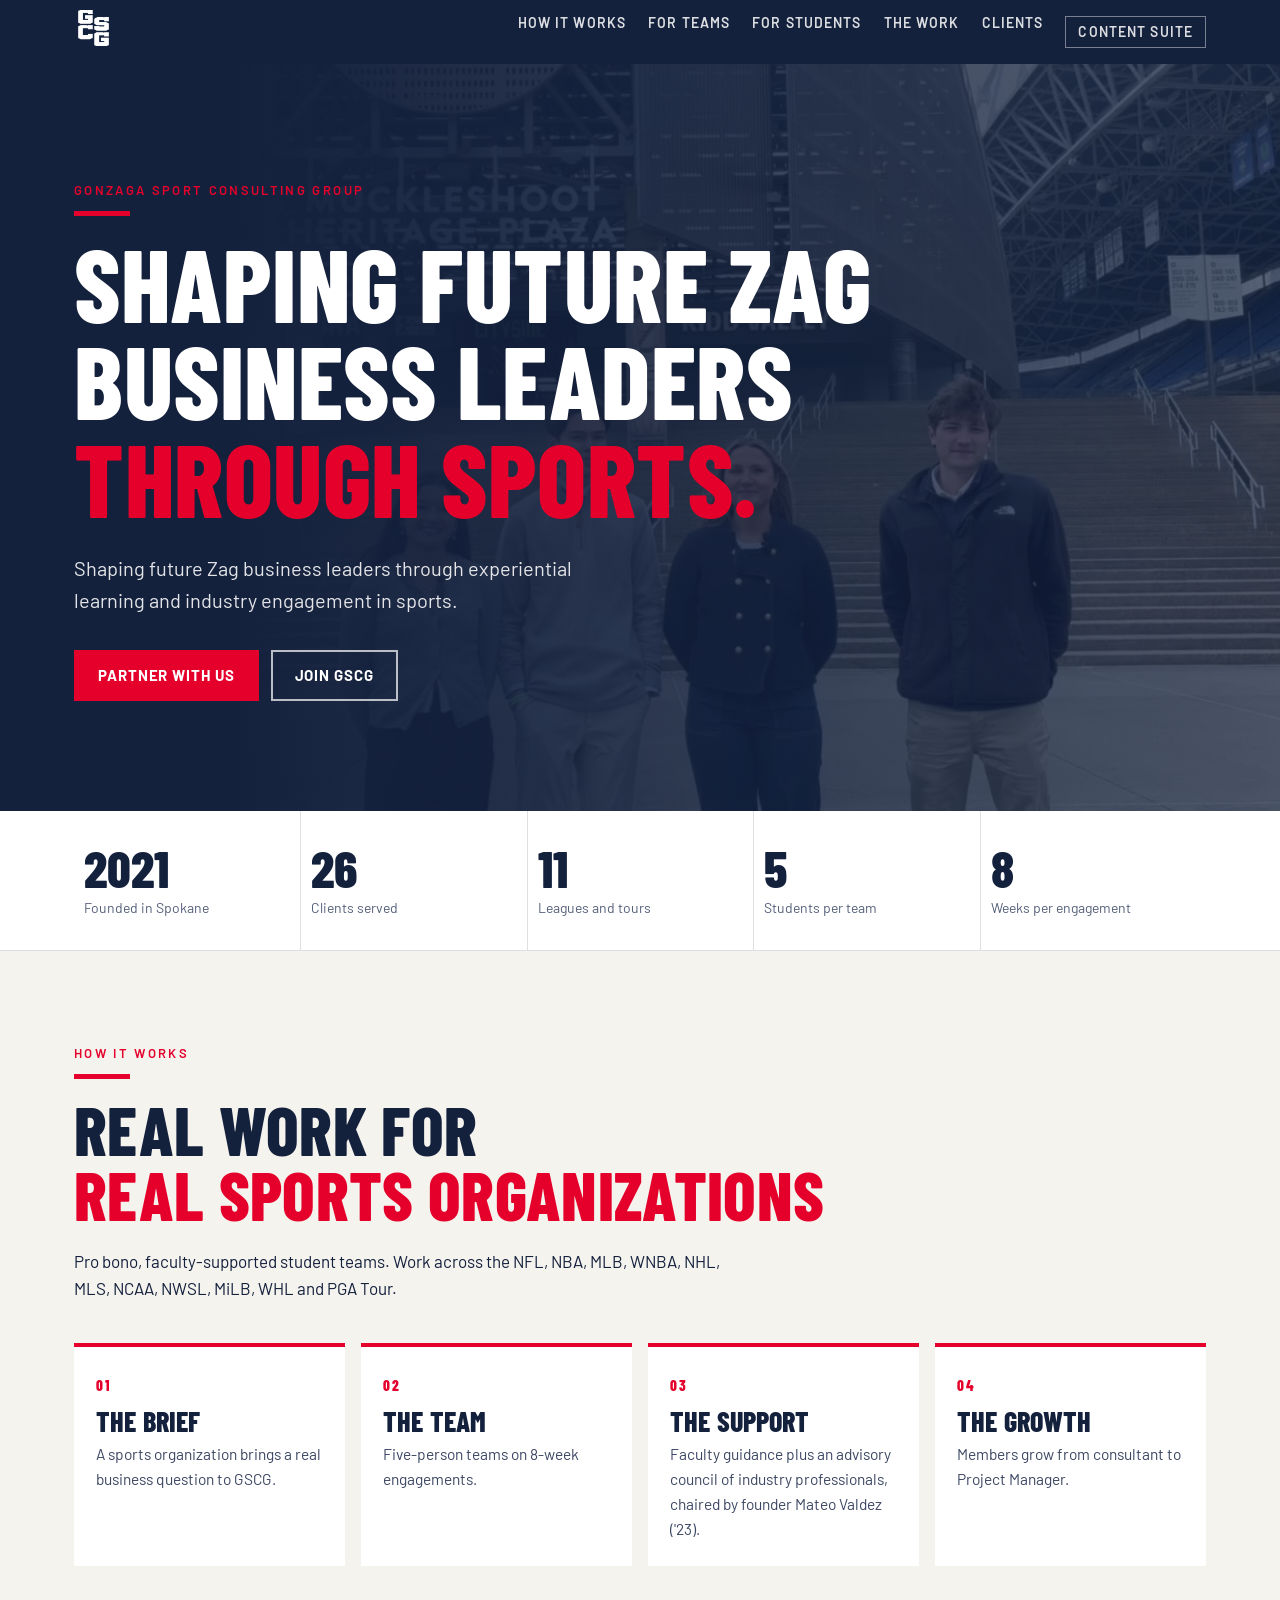
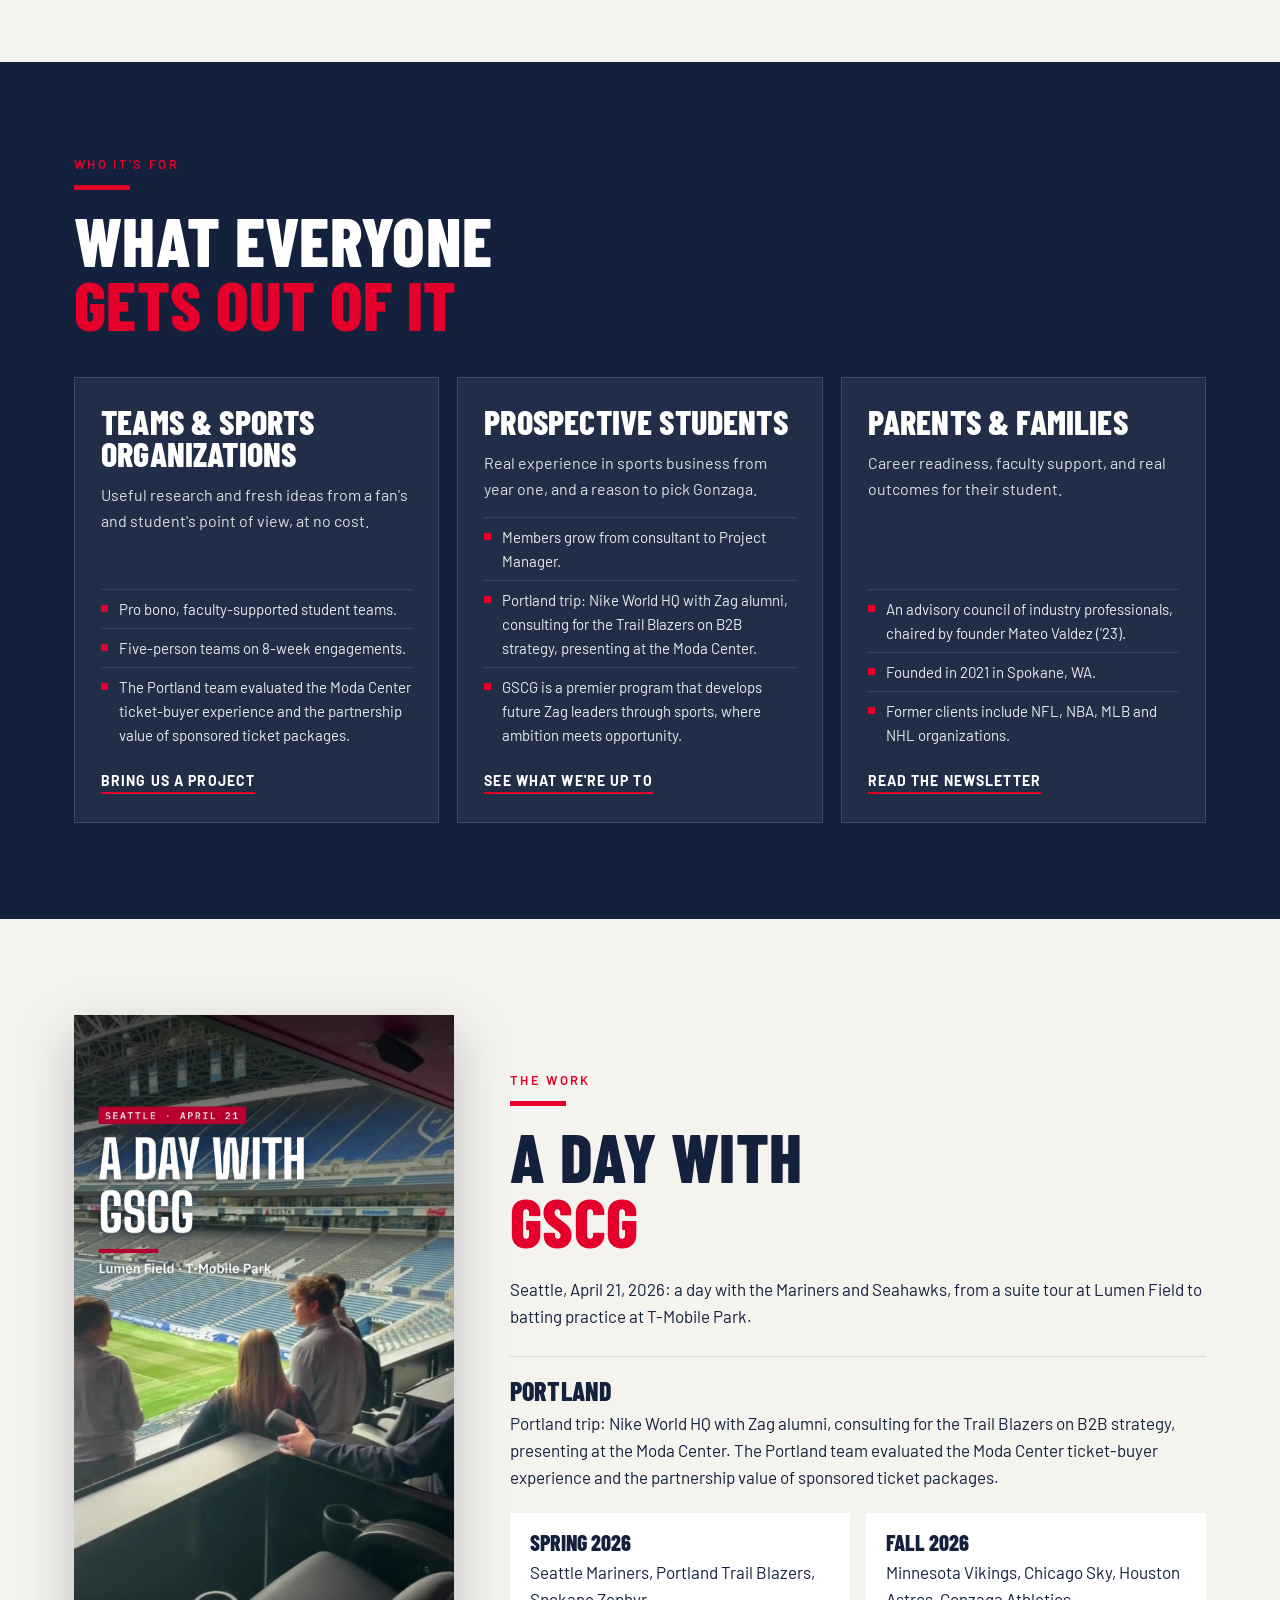
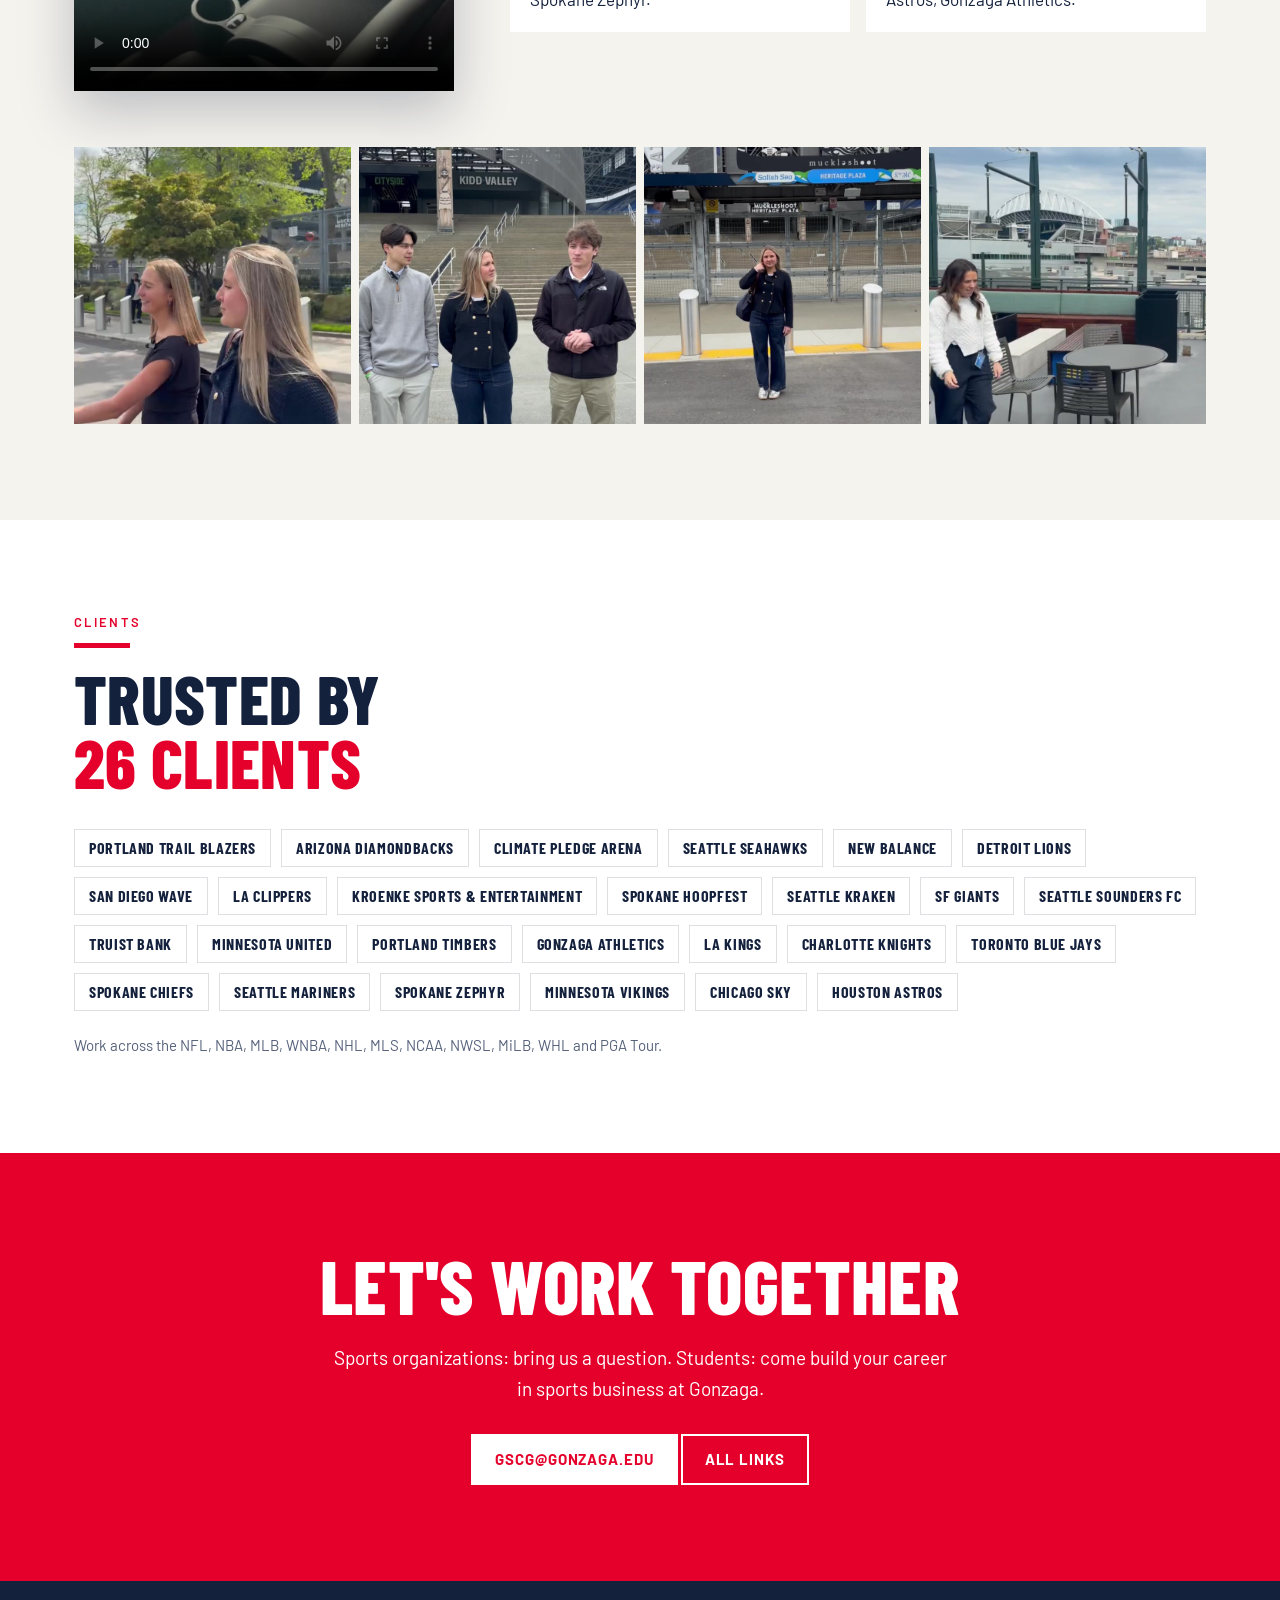
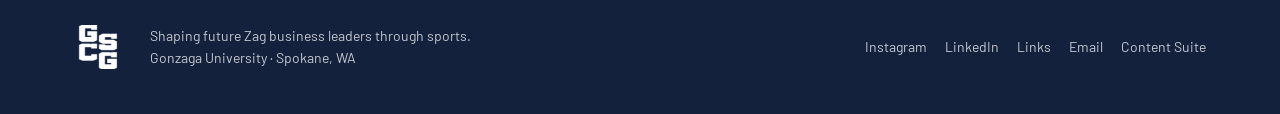
<file: site/index.html>
<!doctype html>
<html lang="en"><head>
<meta charset="utf-8"><meta name="viewport" content="width=device-width,initial-scale=1">
<title>Gonzaga Sport Consulting Group</title>
<meta name="description" content="Shaping future Zag business leaders through experiential learning and industry engagement in sports.">
<meta property="og:title" content="Gonzaga Sport Consulting Group"><meta property="og:description" content="Shaping future Zag business leaders through experiential learning and industry engagement in sports."><meta property="og:image" content="assets/seattle-cover.jpg">
<link rel="icon" href="assets/logo-red.png">
<link rel="preconnect" href="https://fonts.googleapis.com"><link rel="preconnect" href="https://fonts.gstatic.com" crossorigin>
<link href="https://fonts.googleapis.com/css2?family=Barlow+Condensed:wght@700;800&family=Barlow:wght@400;600;700&display=swap" rel="stylesheet">
<style>
:root{--navy:#14213D;--red:#E4002B;--cream:#F5F3EE;--gu:#B4BECA;--ink:#14213D;--line:rgba(20,33,61,.14)}
*{margin:0;padding:0;box-sizing:border-box}
html{scroll-behavior:smooth}
body{background:var(--cream);color:var(--ink);font:400 17px/1.6 "Barlow",system-ui,sans-serif;-webkit-font-smoothing:antialiased}
a{color:inherit}
.wrap{max-width:1180px;margin:0 auto;padding:0 24px}
h1,h2,h3,.cond{font-family:"Barlow Condensed","Arial Narrow",sans-serif;font-weight:800;text-transform:uppercase;line-height:.95;letter-spacing:.005em}
.rule{width:56px;height:5px;background:var(--red);margin-bottom:18px}
.red{color:var(--red)}
.eyebrow{font:600 13px/1 "Barlow",sans-serif;letter-spacing:.18em;text-transform:uppercase;color:var(--red);margin-bottom:14px}
.btn{display:inline-block;font:700 15px/1 "Barlow",sans-serif;letter-spacing:.06em;text-transform:uppercase;text-decoration:none;padding:16px 22px;border:2px solid var(--red);background:var(--red);color:#fff;transition:transform .15s}
.btn:hover{transform:translateY(-2px)}
.btn.ghost{background:transparent;border-color:rgba(255,255,255,.7);color:#fff}
.btn.navy{background:var(--navy);border-color:var(--navy)}
/* nav */
nav{position:sticky;top:0;z-index:20;background:var(--navy);color:#fff}
nav .wrap{display:flex;align-items:center;gap:22px;height:64px}
nav img{height:36px}
nav .links{display:flex;gap:22px;margin-left:auto;font:600 14px/1 "Barlow",sans-serif;letter-spacing:.08em;text-transform:uppercase}
nav .links a{text-decoration:none;opacity:.85}
nav .links a:hover{opacity:1}
nav .links a.suite{border:1.5px solid rgba(255,255,255,.5);padding:8px 12px}
/* hero */
.hero{position:relative;background:var(--navy);color:#fff;overflow:hidden}
.hero .bg{position:absolute;inset:0;width:100%;height:100%;object-fit:cover;opacity:.38}
.hero .shade{position:absolute;inset:0;background:linear-gradient(90deg,var(--navy) 18%,rgba(20,33,61,.55) 60%,rgba(20,33,61,.2))}
.hero .wrap{position:relative;padding:120px 24px 110px}
.hero h1{font-size:clamp(44px,8vw,108px);max-width:1100px}
.hero p.lead{font-size:20px;max-width:560px;margin:26px 0 34px;color:rgba(255,255,255,.88)}
.hero .ctas{display:flex;gap:12px;flex-wrap:wrap}
/* stats */
.stats{background:#fff;border-bottom:1px solid var(--line)}
.stats .wrap{display:grid;grid-template-columns:repeat(5,1fr)}
.stat{padding:30px 10px;border-left:1px solid var(--line)}
.stat:first-child{border-left:0}
.stat b{display:block;font:800 52px/1 "Barlow Condensed",sans-serif;color:var(--navy)}
.stat span{font-size:14px;color:#55607a}
section{padding:96px 0}
section h2{font-size:clamp(40px,5.5vw,68px);margin-bottom:22px}
.two{display:grid;grid-template-columns:1fr 1fr;gap:56px;align-items:center}
.photo{width:100%;aspect-ratio:4/5;object-fit:cover;display:block}
.steps{display:grid;grid-template-columns:repeat(4,1fr);gap:16px;margin-top:40px}
.step{background:#fff;padding:24px 22px;border-top:4px solid var(--red)}
.step .n{font:800 15px/1 "Barlow Condensed",sans-serif;color:var(--red);letter-spacing:.12em}
.step h3{font-size:28px;margin:10px 0 8px}
.step p{font-size:15.5px;color:#3c4763}
/* audiences */
.navyband{background:var(--navy);color:#fff}
.cards{display:grid;grid-template-columns:repeat(3,1fr);gap:18px;margin-top:40px}
.card{background:rgba(255,255,255,.06);border:1px solid rgba(255,255,255,.14);padding:28px 26px;display:flex;flex-direction:column}
.card h3{font-size:34px;margin-bottom:12px}
.card p{color:rgba(255,255,255,.84);font-size:16px;flex:1}
.card ul{list-style:none;margin:16px 0 20px}
.card li{padding:7px 0 7px 18px;position:relative;font-size:15px;color:rgba(255,255,255,.9);border-top:1px solid rgba(255,255,255,.1)}
.card li:before{content:"";position:absolute;left:0;top:15px;width:7px;height:7px;background:var(--red)}
.card a.more{font:700 14px/1 "Barlow",sans-serif;letter-spacing:.08em;text-transform:uppercase;color:#fff;text-decoration:none;border-bottom:2px solid var(--red);align-self:flex-start;padding-bottom:4px}
/* work */
.film{display:grid;grid-template-columns:380px 1fr;gap:56px;align-items:center}
.film video{width:100%;aspect-ratio:9/16;background:#000;display:block;box-shadow:0 20px 50px rgba(20,33,61,.25)}
.trip{margin-top:26px;padding-top:22px;border-top:1px solid var(--line)}
.trip h3{font-size:26px;margin-bottom:6px}
.season{display:grid;grid-template-columns:1fr 1fr;gap:16px;margin-top:22px}
.season div{background:#fff;padding:18px 20px}
.season b{font:800 22px/1 "Barlow Condensed",sans-serif;text-transform:uppercase;display:block;margin-bottom:6px}
.gallery{display:grid;grid-template-columns:repeat(4,1fr);gap:8px;margin-top:56px}
.gallery img{width:100%;aspect-ratio:1;object-fit:cover;display:block}
/* clients */
.clients{display:flex;flex-wrap:wrap;gap:10px;margin-top:34px}
.clients span{background:#fff;border:1px solid var(--line);padding:10px 14px;font:700 16px/1 "Barlow Condensed",sans-serif;text-transform:uppercase;letter-spacing:.04em}
.leagues{margin-top:22px;color:#55607a;font-size:15px}
/* cta */
.cta{background:var(--red);color:#fff;text-align:center}
.cta h2{font-size:clamp(40px,6vw,76px)}
.cta p{max-width:620px;margin:0 auto 30px;font-size:19px}
.cta .btn{background:#fff;color:var(--red);border-color:#fff}
.cta .btn.ghost{background:transparent;color:#fff}
footer{background:var(--navy);color:rgba(255,255,255,.75);padding:44px 0;font-size:14px}
footer .wrap{display:flex;gap:28px;align-items:center;flex-wrap:wrap}
footer img{height:44px}
footer .f{display:flex;gap:18px;margin-left:auto;flex-wrap:wrap}
footer a{text-decoration:none}footer a:hover{color:#fff}
@media(max-width:900px){br.d{display:none}nav .links a:not(.suite){display:none}.stats .wrap{grid-template-columns:repeat(2,1fr)}.stat{border-left:0;border-top:1px solid var(--line)}
.two,.film{grid-template-columns:1fr}.steps,.cards{grid-template-columns:1fr}.season{grid-template-columns:1fr}.gallery{grid-template-columns:repeat(2,1fr)}
.film video{max-width:360px;margin:0 auto}section{padding:70px 0}.hero .wrap{padding:84px 24px 76px}footer .f{margin-left:0}}
</style></head>
<body>
<nav><div class="wrap"><a href="#top"><img src="assets/logo-white.png" alt="GSCG"></a><div class="links"><a href="#how">How it works</a><a href="#teams">For teams</a><a href="#students">For students</a><a href="#work">The work</a><a href="#clients">Clients</a><a class="suite" href="../">Content Suite</a></div></div></nav>

<header class="hero" id="top"><img class="bg" src="assets/photo-1.jpg" style="object-position:55% 56%" alt="">
  <div class="shade"></div>
  <div class="wrap"><p class="eyebrow">Gonzaga Sport Consulting Group</p><div class="rule"></div>
    <h1>Shaping future Zag<br class="d"> business leaders<br> <span class="red">through sports.</span></h1>
    <p class="lead">Shaping future Zag business leaders through experiential learning and industry engagement in sports.</p>
    <div class="ctas"><a class="btn" href="mailto:gscg@gonzaga.edu">Partner with us</a><a class="btn ghost" href="#students">Join GSCG</a></div></div>
</header>

<div class="stats"><div class="wrap"><div class="stat"><b>2021</b><span>Founded in Spokane</span></div><div class="stat"><b>26</b><span>Clients served</span></div><div class="stat"><b>11</b><span>Leagues and tours</span></div><div class="stat"><b>5</b><span>Students per team</span></div><div class="stat"><b>8</b><span>Weeks per engagement</span></div></div></div>

<section id="how"><div class="wrap">
  <p class="eyebrow">How it works</p><div class="rule"></div><h2>Real work for<br><span class="red">real sports organizations</span></h2>
  <p style="max-width:680px">Pro bono, faculty-supported student teams. Work across the NFL, NBA, MLB, WNBA, NHL, MLS, NCAA, NWSL, MiLB, WHL and PGA Tour.</p>
  <div class="steps">
    <div class="step"><span class="n">01</span><h3>The brief</h3><p>A sports organization brings a real business question to GSCG.</p></div>
    <div class="step"><span class="n">02</span><h3>The team</h3><p>Five-person teams on 8-week engagements.</p></div>
    <div class="step"><span class="n">03</span><h3>The support</h3><p>Faculty guidance plus an advisory council of industry professionals, chaired by founder Mateo Valdez (&#39;23).</p></div>
    <div class="step"><span class="n">04</span><h3>The growth</h3><p>Members grow from consultant to Project Manager.</p></div>
  </div>
</div></section>

<section class="navyband" id="teams"><div class="wrap">
  <p class="eyebrow">Who it's for</p><div class="rule"></div><h2>What everyone<br><span class="red">gets out of it</span></h2>
  <div class="cards">
    <div class="card"><h3>Teams &amp; sports organizations</h3><p>Useful research and fresh ideas from a fan&#39;s and student&#39;s point of view, at no cost.</p><ul><li>Pro bono, faculty-supported student teams.</li><li>Five-person teams on 8-week engagements.</li><li>The Portland team evaluated the Moda Center ticket-buyer experience and the partnership value of sponsored ticket packages.</li></ul><a class="more" href="mailto:gscg@gonzaga.edu">Bring us a project</a></div>
    <div class="card" id="students"><h3>Prospective students</h3><p>Real experience in sports business from year one, and a reason to pick Gonzaga.</p><ul><li>Members grow from consultant to Project Manager.</li><li>Portland trip: Nike World HQ with Zag alumni, consulting for the Trail Blazers on B2B strategy, presenting at the Moda Center.</li><li>GSCG is a premier program that develops future Zag leaders through sports, where ambition meets opportunity.</li></ul><a class="more" href="https://www.instagram.com/gonzagasportconsulting">See what we're up to</a></div>
    <div class="card"><h3>Parents &amp; families</h3><p>Career readiness, faculty support, and real outcomes for their student.</p><ul><li>An advisory council of industry professionals, chaired by founder Mateo Valdez (&#39;23).</li><li>Founded in 2021 in Spokane, WA.</li><li>Former clients include NFL, NBA, MLB and NHL organizations.</li></ul><a class="more" href="https://gu-27.github.io/gscg-spring-2026">Read the newsletter</a></div>
  </div>
</div></section>

<section id="work"><div class="wrap">
  <div class="film"><video controls playsinline preload="metadata" poster="assets/seattle-cover.jpg" src="assets/seattle-day.mp4"></video>
    <div><p class="eyebrow">The work</p><div class="rule"></div><h2>A day with<br><span class="red">GSCG</span></h2>
      <p>Seattle, April 21, 2026: a day with the Mariners and Seahawks, from a suite tour at Lumen Field to batting practice at T-Mobile Park.</p>
      <div class="trip"><h3>Portland</h3><p>Portland trip: Nike World HQ with Zag alumni, consulting for the Trail Blazers on B2B strategy, presenting at the Moda Center. The Portland team evaluated the Moda Center ticket-buyer experience and the partnership value of sponsored ticket packages.</p></div>
      <div class="season"><div><b>Spring 2026</b>Seattle Mariners, Portland Trail Blazers, Spokane Zephyr.</div><div><b>Fall 2026</b>Minnesota Vikings, Chicago Sky, Houston Astros, Gonzaga Athletics.</div></div>
    </div></div>
  <div class="gallery"><img src="assets/photo-2.jpg" style="object-position:43% 54%" alt="GSCG in Seattle" loading="lazy"><img src="assets/photo-3.jpg" style="object-position:49% 41%" alt="GSCG in Seattle" loading="lazy"><img src="assets/photo-4.jpg" style="object-position:45% 41%" alt="GSCG in Seattle" loading="lazy"><img src="assets/photo-5.jpg" style="object-position:10% 50%" alt="GSCG in Seattle" loading="lazy"></div>
</div></section>

<section id="clients" style="background:#fff"><div class="wrap">
  <p class="eyebrow">Clients</p><div class="rule"></div><h2>Trusted by<br><span class="red">26 clients</span></h2>
  <div class="clients"><span>Portland Trail Blazers</span><span>Arizona Diamondbacks</span><span>Climate Pledge Arena</span><span>Seattle Seahawks</span><span>New Balance</span><span>Detroit Lions</span><span>San Diego Wave</span><span>LA Clippers</span><span>Kroenke Sports &amp; Entertainment</span><span>Spokane Hoopfest</span><span>Seattle Kraken</span><span>SF Giants</span><span>Seattle Sounders FC</span><span>Truist Bank</span><span>Minnesota United</span><span>Portland Timbers</span><span>Gonzaga Athletics</span><span>LA Kings</span><span>Charlotte Knights</span><span>Toronto Blue Jays</span><span>Spokane Chiefs</span><span>Seattle Mariners</span><span>Spokane Zephyr</span><span>Minnesota Vikings</span><span>Chicago Sky</span><span>Houston Astros</span></div>
  <p class="leagues">Work across the NFL, NBA, MLB, WNBA, NHL, MLS, NCAA, NWSL, MiLB, WHL and PGA Tour.</p>
</div></section>

<section class="cta"><div class="wrap"><h2>Let's work together</h2>
  <p>Sports organizations: bring us a question. Students: come build your career in sports business at Gonzaga.</p>
  <a class="btn" href="mailto:gscg@gonzaga.edu">gscg@gonzaga.edu</a> <a class="btn ghost" href="https://gscglinks.pages.dev">All links</a></div></section>

<footer><div class="wrap"><img src="assets/logo-white.png" alt="GSCG"><span>Shaping future Zag business leaders through sports.<br>Gonzaga University · Spokane, WA</span>
  <div class="f"><a href="https://www.instagram.com/gonzagasportconsulting">Instagram</a><a href="https://www.linkedin.com/company/gonzaga-sport-consulting-group">LinkedIn</a><a href="https://gscglinks.pages.dev">Links</a><a href="mailto:gscg@gonzaga.edu">Email</a><a href="../">Content Suite</a></div></div></footer>
</body></html>
</file>
